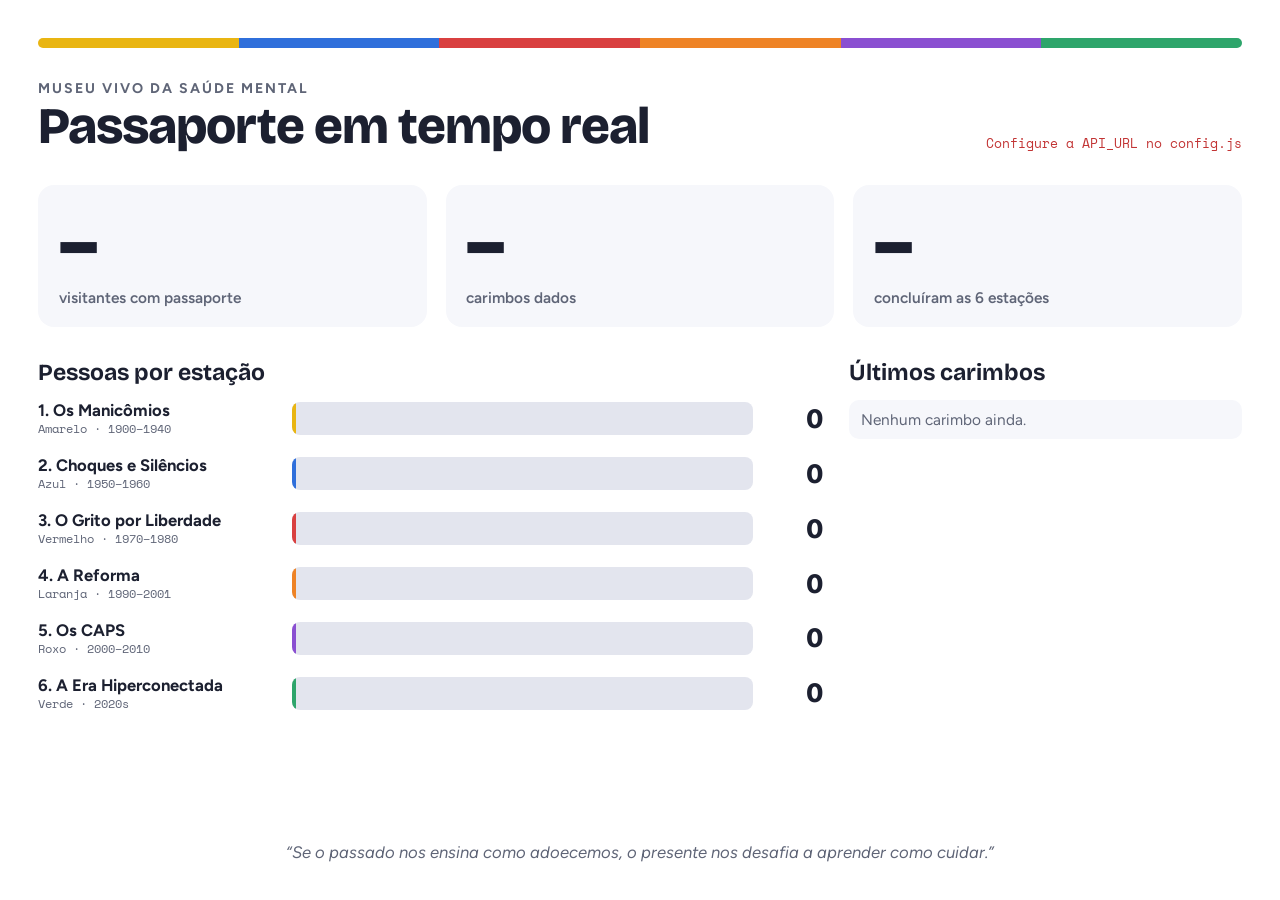
<file: painel.html>
<!doctype html>
<html lang="pt-BR">
<head>
<meta charset="utf-8">
<meta name="viewport" content="width=device-width, initial-scale=1">
<title>Painel | Museu Vivo da Saúde Mental</title>
<link rel="preconnect" href="https://fonts.googleapis.com">
<link rel="stylesheet" href="https://fonts.googleapis.com/css2?family=Bricolage+Grotesque:opsz,wght@12..96,600;12..96,800&family=Figtree:wght@400;500;600;700&family=Space+Mono:wght@400;700&display=swap">
<link rel="stylesheet" href="painel.css">
</head>
<body>
<div class="spectrum" id="spec"></div>
<header>
  <div><div class="eyebrow" id="museu"></div><h1>Passaporte em tempo real</h1></div>
  <div class="status" id="status">Carregando…</div>
</header>
<section class="kpis">
  <div class="kpi"><div class="n" id="k-vis">–</div><div class="l">visitantes com passaporte</div></div>
  <div class="kpi"><div class="n" id="k-carimbos">–</div><div class="l">carimbos dados</div></div>
  <div class="kpi"><div class="n" id="k-conc">–</div><div class="l">concluíram as 6 estações</div></div>
</section>
<main>
  <section><h2>Pessoas por estação</h2><div class="bars" id="bars"></div></section>
  <section><h2>Últimos carimbos</h2><ul class="feed" id="feed"><li class="empty">Nenhum carimbo ainda.</li></ul></section>
</main>
<footer id="frase"></footer>

<script src="config.js"></script>
<script src="painel.js"></script>
</body>
</html>
</file>
<file: painel.css>
/* Painel da Tela Flip — Museu Vivo da Saúde Mental */
:root{
  --bg:#ffffff; --paper:#f6f7fb; --ink:#1c2030; --muted:#5f6577; --line:#e3e5ee; --err:#c23434;
  --display:"Bricolage Grotesque","Trebuchet MS",system-ui,sans-serif;
  --body:"Figtree",system-ui,sans-serif; --mono:"Space Mono",ui-monospace,monospace;
}
*{box-sizing:border-box}
html,body{margin:0;background:var(--bg);color:var(--ink);font-family:var(--body)}
body{padding:clamp(16px,3vw,40px);min-height:100vh;display:flex;flex-direction:column;gap:clamp(16px,2.5vw,32px)}
.spectrum{display:flex;height:10px;border-radius:5px;overflow:hidden}.spectrum span{flex:1}
header{display:flex;justify-content:space-between;align-items:flex-end;gap:16px;flex-wrap:wrap}
.eyebrow{font-size:clamp(12px,1.1vw,16px);font-weight:700;letter-spacing:.14em;text-transform:uppercase;color:var(--muted)}
h1{font-family:var(--display);font-weight:800;font-size:clamp(28px,4vw,56px);margin:4px 0 0;letter-spacing:-.02em;line-height:1}
.status{font-family:var(--mono);font-size:clamp(12px,1vw,15px);color:var(--muted);text-align:right}
.status.err{color:var(--err)}
.kpis{display:grid;grid-template-columns:repeat(3,1fr);gap:clamp(12px,1.5vw,20px)}
.kpi{background:var(--paper);border-radius:16px;padding:clamp(14px,1.6vw,24px)}
.kpi .n{font-family:var(--display);font-weight:800;font-size:clamp(40px,6vw,96px);line-height:1;font-variant-numeric:tabular-nums}
.kpi .l{color:var(--muted);font-weight:600;font-size:clamp(13px,1.2vw,18px);margin-top:6px}
main{display:grid;grid-template-columns:2fr 1fr;gap:clamp(16px,2vw,32px);flex:1}
@media (max-width:800px){main{grid-template-columns:1fr}.kpis{grid-template-columns:1fr 1fr 1fr}}
h2{font-family:var(--display);font-size:clamp(18px,1.8vw,26px);margin:0 0 14px}
.bars{display:flex;flex-direction:column;gap:clamp(10px,1.4vw,18px)}
.b{display:grid;grid-template-columns:minmax(0,15em) 1fr 3.5em;align-items:center;gap:14px}
.b .name{min-width:0;display:flex;flex-direction:column}
.b .name strong{font-size:clamp(14px,1.3vw,20px);white-space:nowrap;overflow:hidden;text-overflow:ellipsis}
.b .name small{color:var(--muted);font-family:var(--mono);font-size:clamp(11px,.9vw,14px)}
.track{height:clamp(22px,2.6vw,40px);background:var(--line);border-radius:8px;overflow:hidden}
.track i{display:block;height:100%;border-radius:8px;transition:width .8s cubic-bezier(.2,.8,.2,1);min-width:4px}
.b .v{font-family:var(--display);font-weight:800;font-size:clamp(20px,2.2vw,34px);text-align:right;font-variant-numeric:tabular-nums}
.feed{display:flex;flex-direction:column;gap:10px;list-style:none;margin:0;padding:0}
.feed li{display:flex;align-items:center;gap:12px;padding:10px 12px;background:var(--paper);border-radius:10px;font-size:clamp(14px,1.2vw,18px);min-width:0}
.feed .dot{width:clamp(22px,2vw,30px);height:clamp(22px,2vw,30px);border-radius:50%;display:grid;place-items:center;font-family:var(--mono);font-weight:700;flex:none;font-size:13px}
.feed .who{flex:1;min-width:0;white-space:nowrap;overflow:hidden;text-overflow:ellipsis;font-weight:600}
.feed time{color:var(--muted);font-family:var(--mono);font-size:.85em}
.empty{color:var(--muted)}
footer{font-size:clamp(14px,1.3vw,20px);color:var(--muted);text-align:center;font-style:italic}
@media (prefers-reduced-motion:reduce){*{transition:none!important}}
</file>
